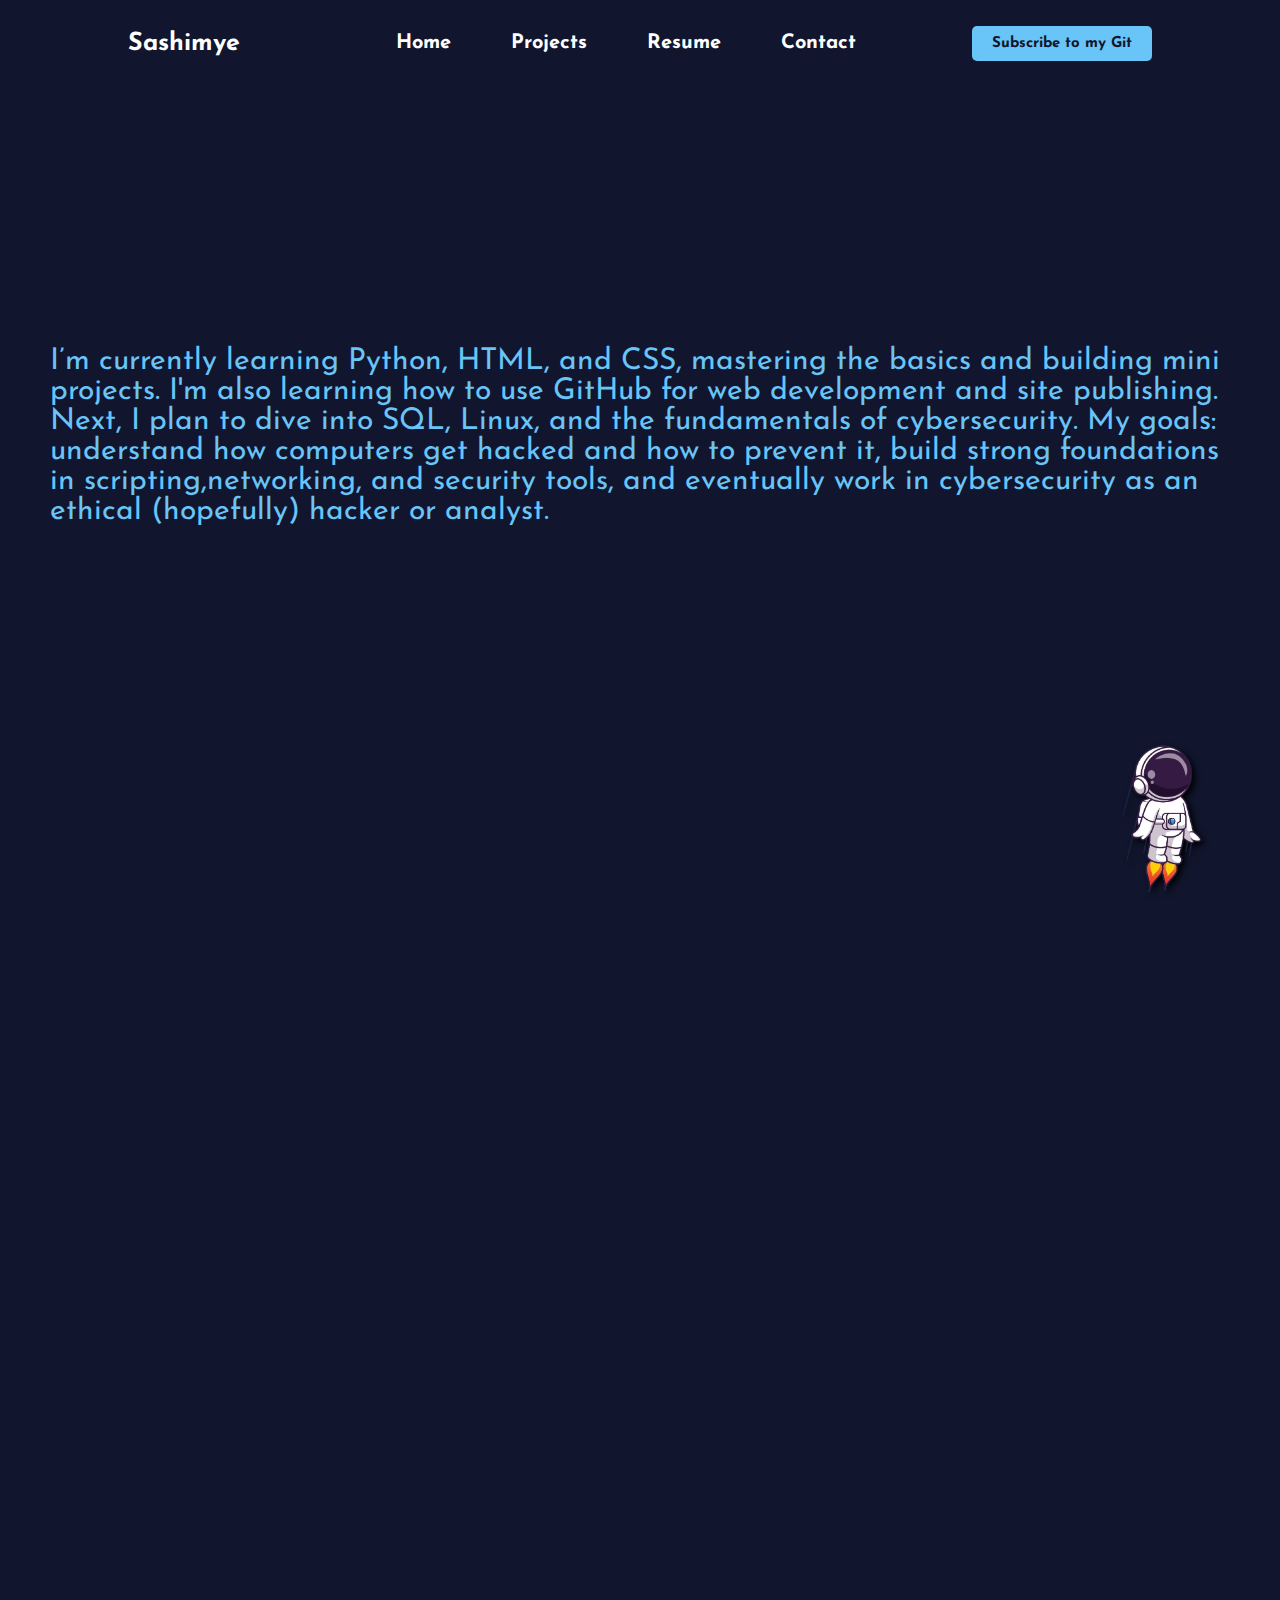
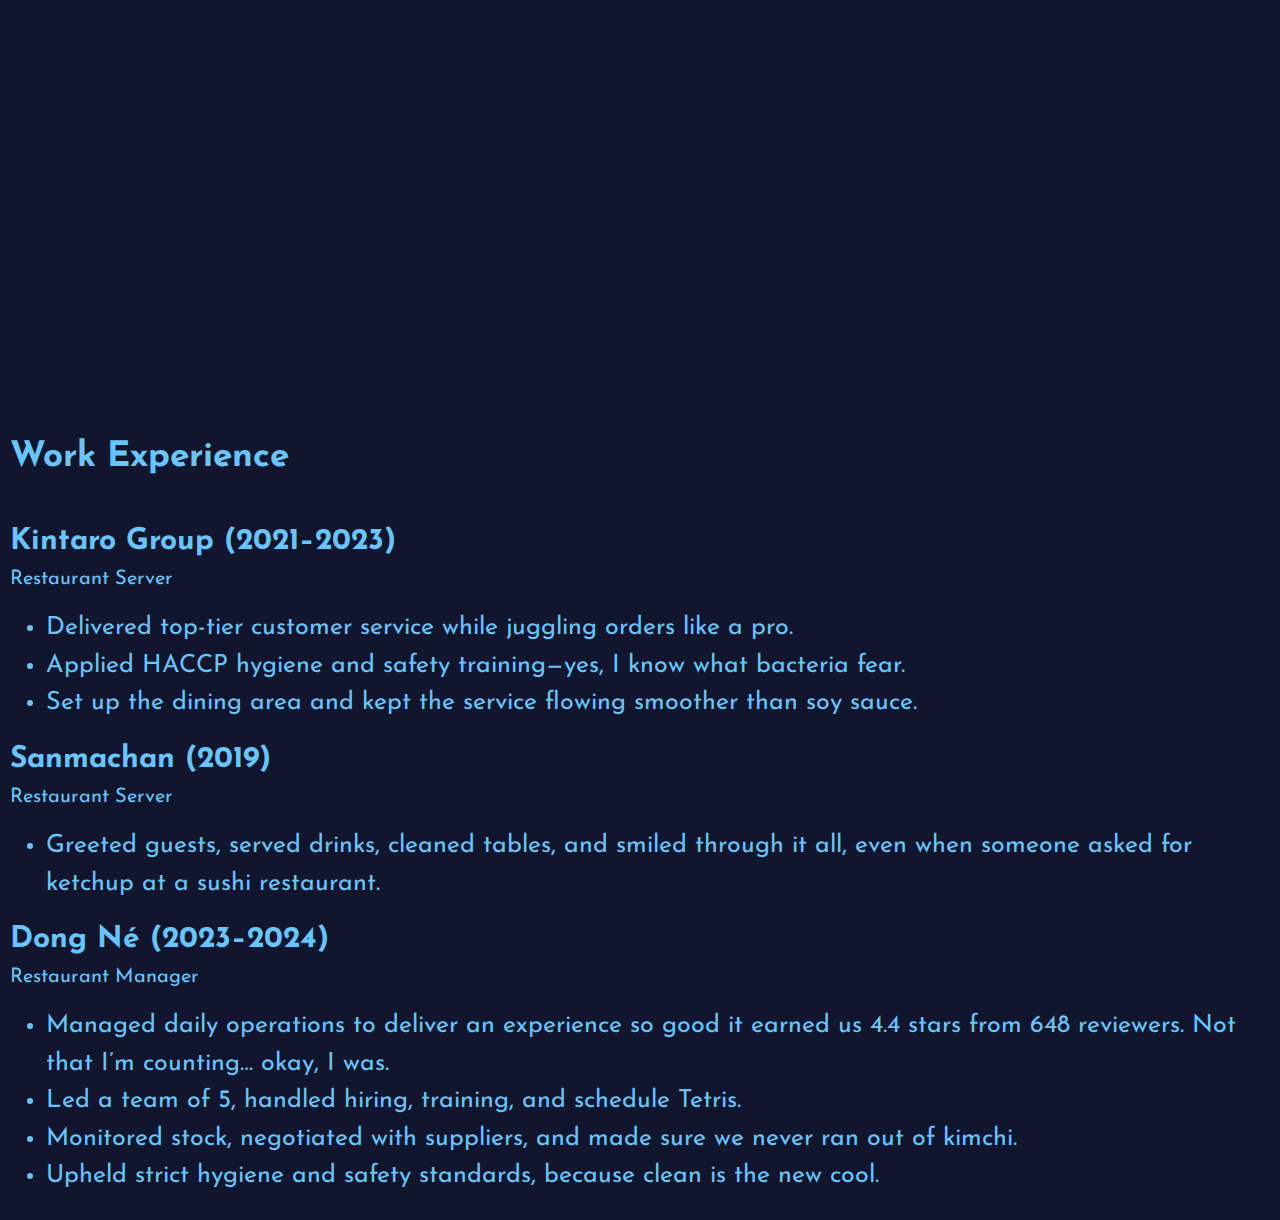
<file: index.html>
<!--/Users/sammy/Programming/HTML:CSS/Web_project/Codecademy_web/index.html-->
<!DOCTYPE html>
<html lang="en">
    <head>
        <meta charset="UTF-8">
        <meta name="viewport" content="width=device-width, initial-scale=1.0">
        <title>Home Page</title>
        <link rel="stylesheet" href="./resources/css/index.css">
        <link rel="preconnect" href="https://fonts.googleapis.com">
        <link rel="preconnect" href="https://fonts.gstatic.com" crossorigin>
        <link href="https://fonts.googleapis.com/css2?family=Josefin+Sans:ital,wght@0,100..700;1,100..700&family=Montserrat:ital,wght@0,100..900;1,100..900&display=swap" rel="stylesheet">
    </head>

    <body>
        <div class="list">
            <nav>
                <h2 class="logo">Sashimye</h2>
                <ul class="nav-links">
                    <li><a href="index.html">Home</a></li>
                    <li><a href="projects.html">Projects</a></li>
                    <li><a href="resume.html">Resume</a></li>                    
                    <li><a href="contact.html">Contact</a></li>
                </ul>
                    <a href="https://github.com/sashimye/" target="_blank" class="button-link">Subscribe to my Git</a>
                </nav>

        <main>
            <div class="intro-container">
                <!-- Body section -->
                <div class="intro">
                    <p>I’m currently learning Python, HTML, and CSS, mastering the basics and building mini projects. I'm also learning how to use GitHub for web development and site publishing. Next, I plan to dive into SQL, Linux, and the fundamentals of cybersecurity. My goals: understand how computers get hacked and how to prevent it, build strong foundations in scripting,networking, and security tools, and eventually work in cybersecurity as an ethical (hopefully) hacker or analyst.</p>
                </div>
                <!-- Cosmos section -->
                <div class="cosmos">
                    <img src="resources/images/cosmos.png" alt="A flying cosmonaut"/>
                </div>
            </div>
        </main>


        <div class="experience">
            <h3>Work Experience</h3>
            <h4>Kintaro Group (2021–2023)</h4>
            <p>Restaurant Server</p>
            <ul>
                <li>Delivered top-tier customer service while juggling orders like a pro.</li>
                <li>Applied HACCP hygiene and safety training—yes, I know what bacteria fear.</li>
                <li>Set up the dining area and kept the service flowing smoother than soy sauce.</li>
            </ul>
            <h4>Sanmachan (2019)</h4>
            <p>Restaurant Server</p>
            <ul>
                <li>Greeted guests, served drinks, cleaned tables, and smiled through it all, even when someone asked for ketchup at a sushi restaurant.</li>
            </ul>
            <h4>Dong Né (2023–2024)</h4>
            <p>Restaurant Manager</p>
            <ul>
                <li>Managed daily operations to deliver an experience so good it earned us 4.4 stars from 648 reviewers. Not that I’m counting… okay, I was.</li>
                <li>Led a team of 5, handled hiring, training, and schedule Tetris.</li>
                <li>Monitored stock, negotiated with suppliers, and made sure we never ran out of kimchi.</li>
                <li>Upheld strict hygiene and safety standards, because clean is the new cool.</li>
            </ul>
        </div>

        <!-- Foot section -->
        <footer class="foot">

        </footer>
    </body>
</html>
</file>
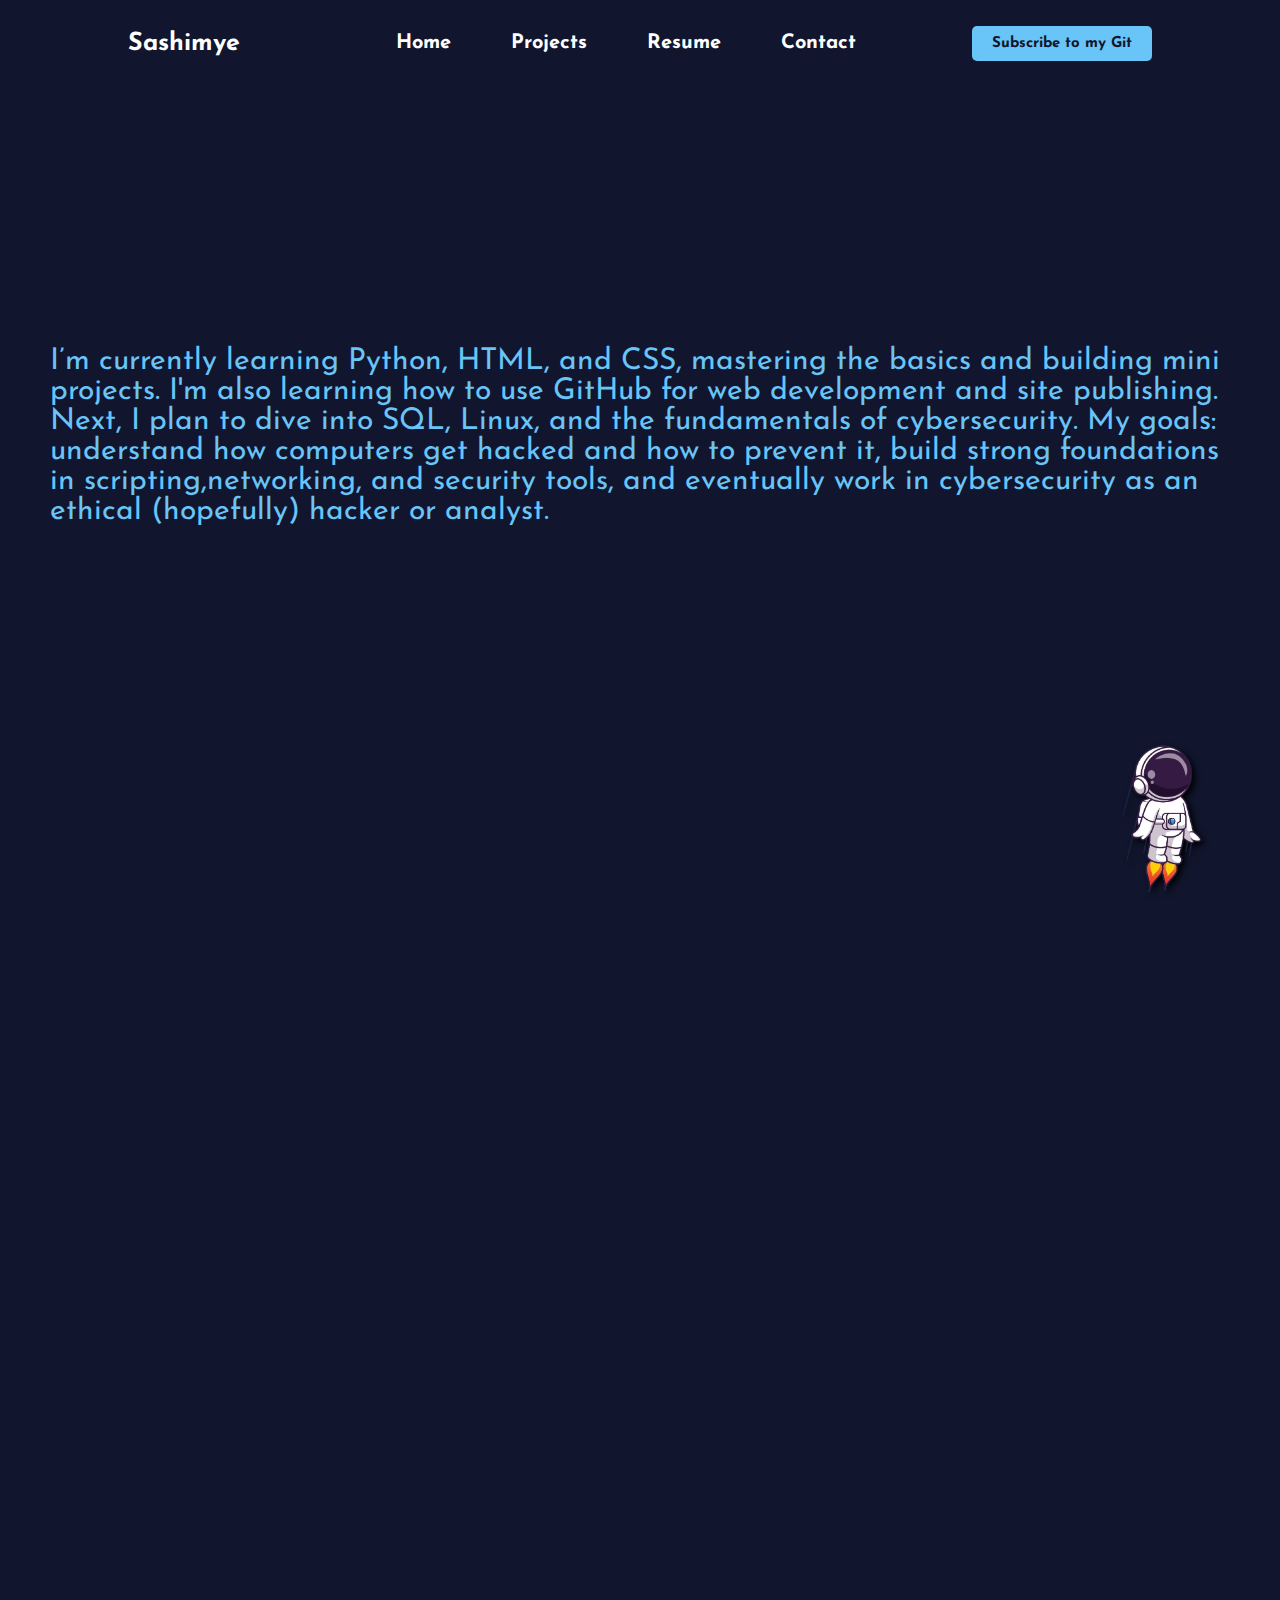
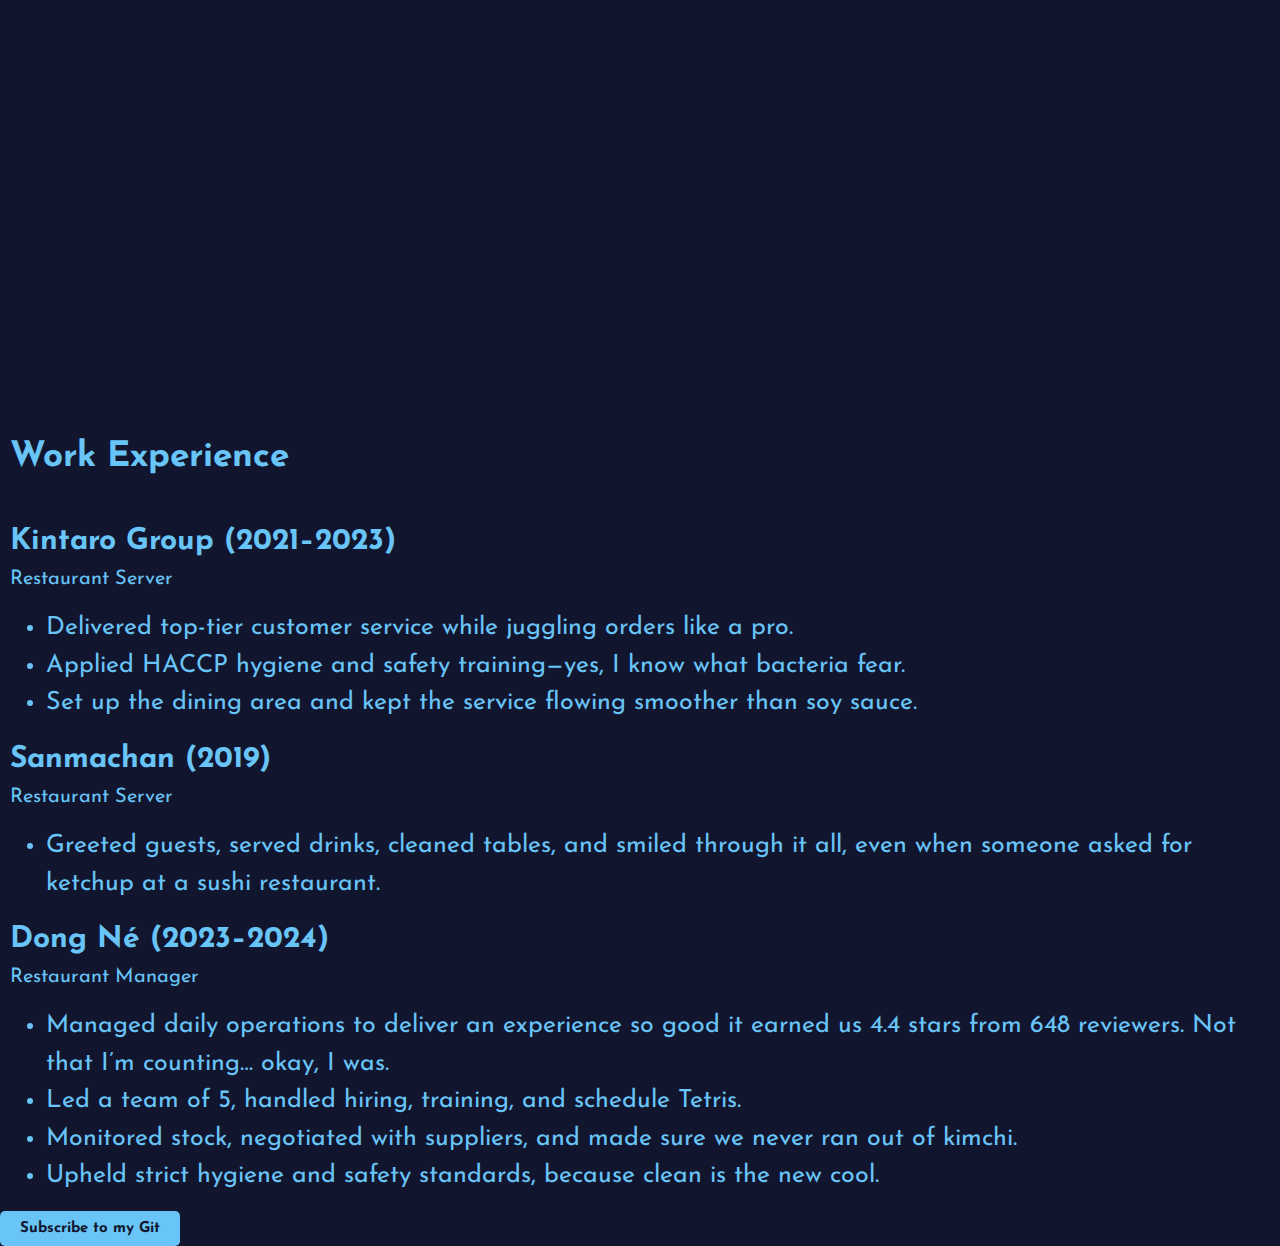
<file: home.html>
<!--/Users/sammy/Programming/HTML:CSS/Web_project/Codecademy_web/index.html-->
<!DOCTYPE html>
<html lang="en">
    <head>
        <meta charset="UTF-8">
        <meta name="viewport" content="width=device-width, initial-scale=1.0">
        <title>Home Page</title>
        <link rel="stylesheet" href="./resources/css/index.css">
        <link rel="preconnect" href="https://fonts.googleapis.com">
        <link rel="preconnect" href="https://fonts.gstatic.com" crossorigin>
        <link href="https://fonts.googleapis.com/css2?family=Josefin+Sans:ital,wght@0,100..700;1,100..700&family=Montserrat:ital,wght@0,100..900;1,100..900&display=swap" rel="stylesheet">
    </head>

    <body>
        <div class="list">
            <nav>
                <h2 class="logo">Sashimye</h2>
                <ul class="nav-links">
                    <li><a href="home.html">Home</a></li>
                    <li><a href="projects.html">Projects</a></li>
                    <li><a href="resume.html">Resume</a></li>                    
                    <li><a href="contact.html">Contact</a></li>
                </ul>
                    <a href="https://github.com/sashimye/" target="_blank" class="button-link">Subscribe to my Git</a>
                </nav>

        <main>
            <div class="intro-container">
                <!-- Body section -->
                <div class="intro">
                    <p>I’m currently learning Python, HTML, and CSS, mastering the basics and building mini projects. I'm also learning how to use GitHub for web development and site publishing. Next, I plan to dive into SQL, Linux, and the fundamentals of cybersecurity. My goals: understand how computers get hacked and how to prevent it, build strong foundations in scripting,networking, and security tools, and eventually work in cybersecurity as an ethical (hopefully) hacker or analyst.</p>
                </div>
                <!-- Cosmos section -->
                <div class="cosmos">
                    <img src="resources/images/cosmos.png" alt="A flying cosmonaut"/>
                </div>
            </div>
        </main>


        <div class="experience">
            <h3>Work Experience</h3>
            <h4>Kintaro Group (2021–2023)</h4>
            <p>Restaurant Server</p>
            <ul>
                <li>Delivered top-tier customer service while juggling orders like a pro.</li>
                <li>Applied HACCP hygiene and safety training—yes, I know what bacteria fear.</li>
                <li>Set up the dining area and kept the service flowing smoother than soy sauce.</li>
            </ul>
            <h4>Sanmachan (2019)</h4>
            <p>Restaurant Server</p>
            <ul>
                <li>Greeted guests, served drinks, cleaned tables, and smiled through it all, even when someone asked for ketchup at a sushi restaurant.</li>
            </ul>
            <h4>Dong Né (2023–2024)</h4>
            <p>Restaurant Manager</p>
            <ul>
                <li>Managed daily operations to deliver an experience so good it earned us 4.4 stars from 648 reviewers. Not that I’m counting… okay, I was.</li>
                <li>Led a team of 5, handled hiring, training, and schedule Tetris.</li>
                <li>Monitored stock, negotiated with suppliers, and made sure we never ran out of kimchi.</li>
                <li>Upheld strict hygiene and safety standards, because clean is the new cool.</li>
            </ul>
        </div>

        <!-- Foot section -->
        <footer class="foot">
            <a href="https://github.com/sashimye/" target="_blank" class="button-link">Subscribe to my Git</a>
        </a>
        </footer>
    </body>
</html>
</file>
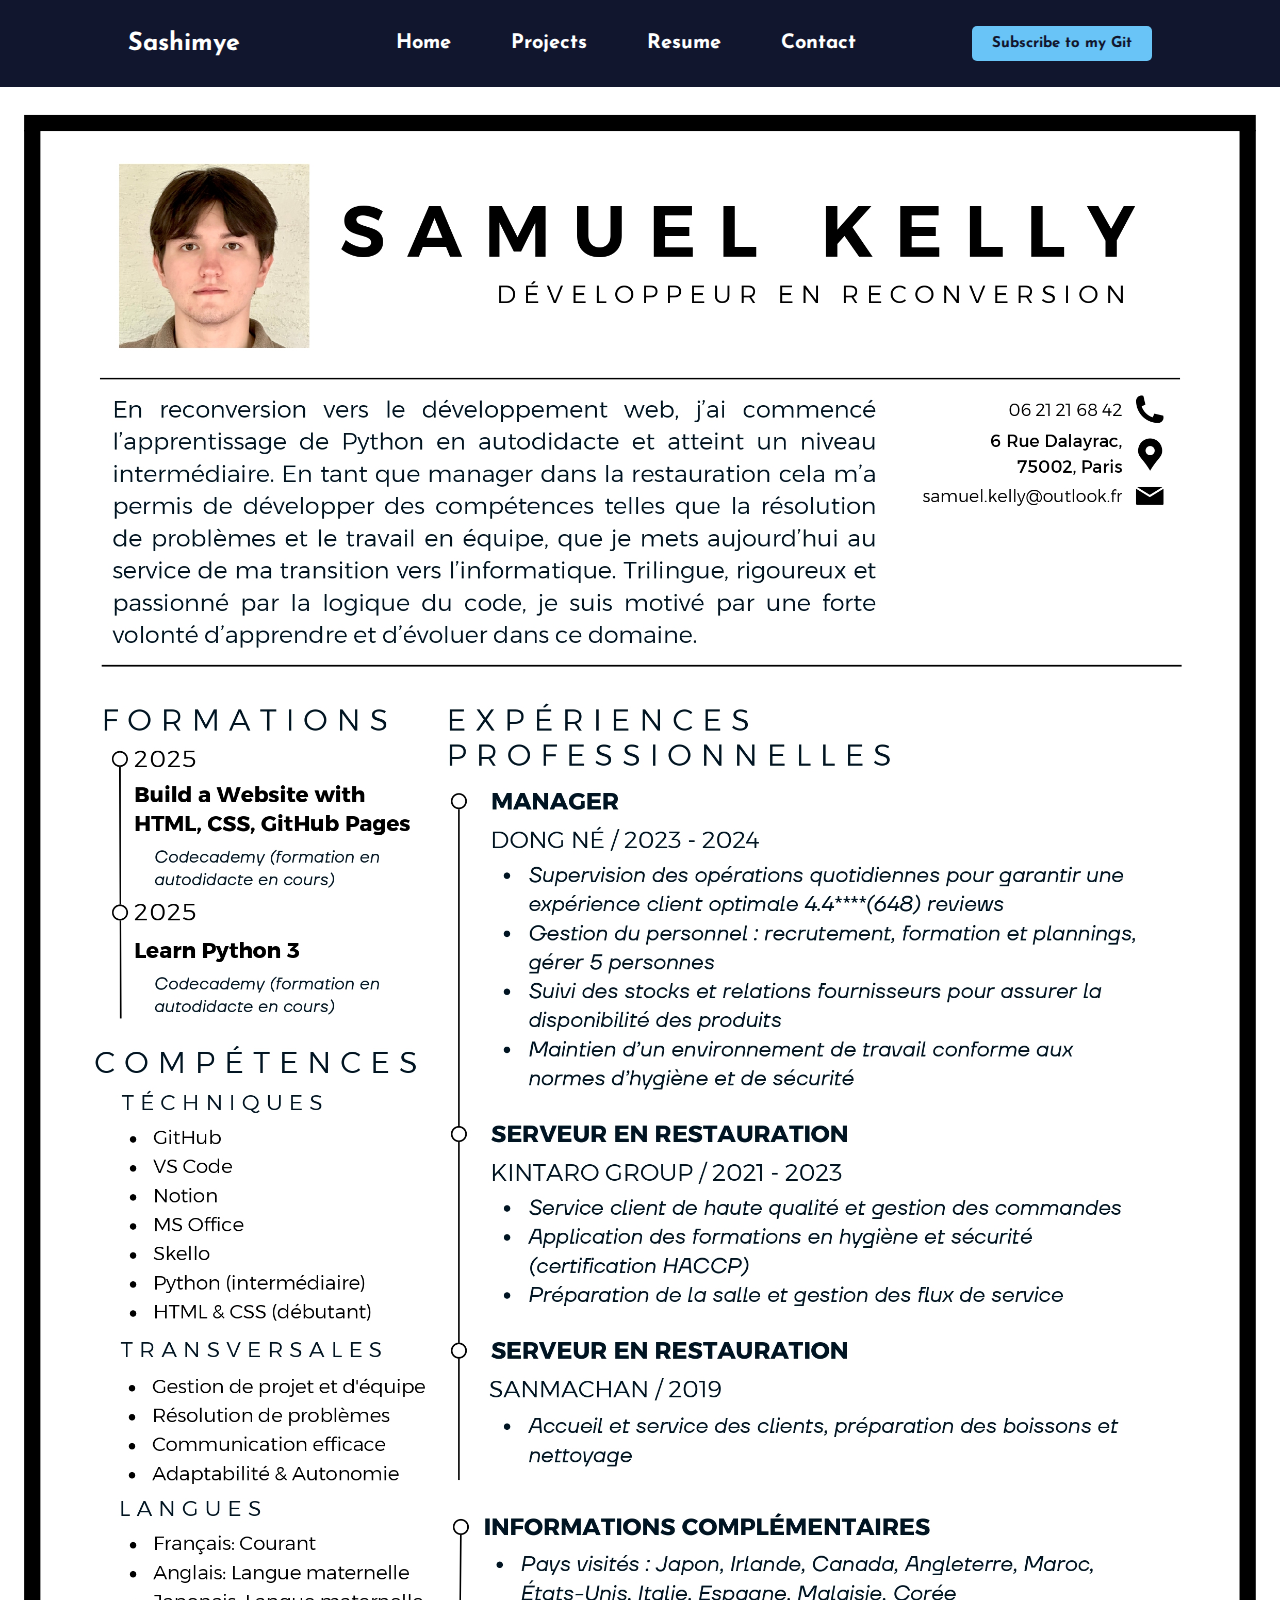
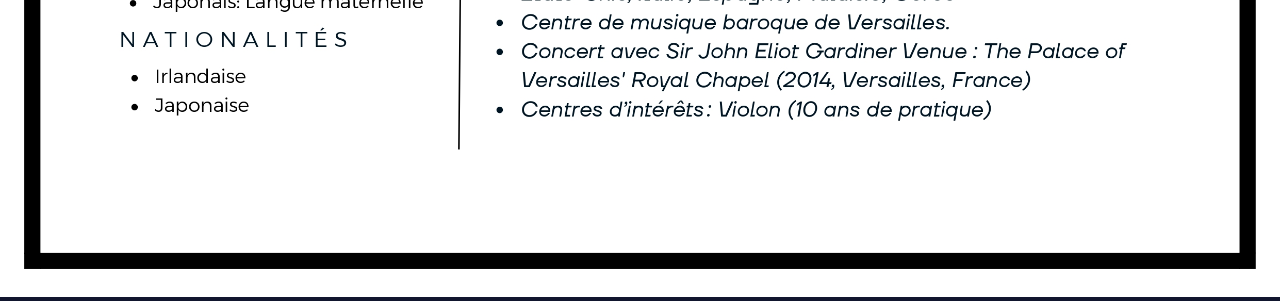
<file: resume.html>
<!--/Users/sammy/Programming/HTML:CSS/Web_project/Codecademy_web/index.html-->
<!DOCTYPE html>
<html lang="en">
    <head>
        <meta charset="UTF-8">
        <meta name="viewport" content="width=device-width, initial-scale=1.0">
        <title>Resume Page</title>
        <link rel="stylesheet" href="./resources/css/resume.css">
        <link rel="preconnect" href="https://fonts.googleapis.com">
        <link rel="preconnect" href="https://fonts.gstatic.com" crossorigin>
        <link href="https://fonts.googleapis.com/css2?family=Josefin+Sans:ital,wght@0,100..700;1,100..700&family=Montserrat:ital,wght@0,100..900;1,100..900&display=swap" rel="stylesheet">
    </head>

    <body>
        <div class="list">
            <nav>
                <h2 class="logo">Sashimye</h2>
                <ul class="nav-links">
                    <li><a href="home.html">Home</a></li>
                    <li><a href="projects.html">Projects</a></li>
                    <li><a href="resume.html">Resume</a></li>                    
                    <li><a href="contact.html">Contact</a></li>
                </ul>
                    <a href="https://github.com/sashimye/" target="_blank" class="button-link">Subscribe to my Git</a>
                </nav>

        <main>
            <img src="./resources/images/CV_IT_FINAL_pic.jpg" width="100%" height="auto">
        </main>
    </body>
</html>
</file>
<file: resources/css/index.css>
html, body {
  background-color: #11162e;
  color: #69c4f7;
  font-family: 'Josefin Sans', sans-serif;
  margin: 0;
  padding: 0;
}

/* ========== NAVBAR ========== */
nav {
  display: flex;
  align-items: center;
  justify-content: space-between;
  padding: 10px 10%;
}

.logo {
  color: white;
  font-size: 25px;
}

.nav-links {
  display: flex;
  gap: 20px;
}

.nav-links li {
  list-style: none;
}

.nav-links a {
  color: white;
  text-decoration: none;
  font-weight: bold;
  font-size: 20px;
  padding: 10px 20px;
  transition: color 0.3s;
}

.nav-links a:hover {
  color: #69c4f7;
}

/* ========== BUTTON ========== */
button, .button-link {
  border: none;
  padding: 12px 30px;
  border-radius: 30px;
  background: #69c4f7;
  color: white;
  font-weight: bold;
  font-size: 15px;
  transition: transform 0.4s;
  cursor: pointer;
  text-decoration: none;
}

.button-link {
  color: #11162e;
  border-radius: 5px;
  padding: 10px 20px;
}

button:hover, .button-link:hover {
  transform: scale(1.1);
}

/* ========== INTRO ========== */
.intro-container {
  display: flex;
  justify-content: center; /* centers horizontally */
  align-items: center;   /* vertical centering */
  height: 100vh;
  padding: 0 40px;
}

.intro {
  margin-top: -200px;
  align-self: center;
  font-size: 30px;
  line-height: 1;
  padding: 10px;
  text-align: left;
}

/* ========== COSMOS IMAGE ========== */
.cosmos {
  position: absolute;
  right: 40px;
  bottom: 0;
  display: flex;
  flex-direction: column-reverse;
  align-items: flex-end;
}

.cosmos img {
  width: 150px;
  height: auto;
  filter: drop-shadow(3px 3px 3px black);
}

/* ========== EXPERIENCE SECTION ========== */
.experience {
  line-height: 1.5;
  padding: 10px;
  font-size: 30px;
  margin-top: 1000px;
}

.experience h3 {
  font-weight: bold;
}

.experience p {
  font-size: 20px;
  margin: 0.1px 0;
}

.experience h4 {
  margin: 0.1px 0;
}

.experience ul {
  padding-left: 1.2em;
  margin: 0.5em 0;
}

.experience li {
  list-style-type: disc;
  font-size: 25px;
}
</file>
<file: resources/css/resume.css>
html, body {
  background-color: #11162e;
  color: #69c4f7;
  font-family: 'Josefin Sans', sans-serif;
  margin: 0;
  padding: 0;
}

/* ========== NAVBAR ========== */
nav {
  display: flex;
  align-items: center;
  justify-content: space-between;
  padding: 10px 10%;
}

.logo {
  color: white;
  font-size: 25px;
}

.nav-links {
  display: flex;
  gap: 20px;
}

.nav-links li {
  list-style: none;
}

.nav-links a {
  color: white;
  text-decoration: none;
  font-weight: bold;
  font-size: 20px;
  padding: 10px 20px;
  transition: color 0.3s;
}

.nav-links a:hover {
  color: #69c4f7;
}

/* ========== BUTTON ========== */
button, .button-link {
  border: none;
  padding: 12px 30px;
  border-radius: 30px;
  background: #69c4f7;
  color: white;
  font-weight: bold;
  font-size: 15px;
  transition: transform 0.4s;
  cursor: pointer;
  text-decoration: none;
}

.button-link {
  color: #11162e;
  border-radius: 5px;
  padding: 10px 20px;
}

button:hover, .button-link:hover {
  transform: scale(1.1);
}
</file>
